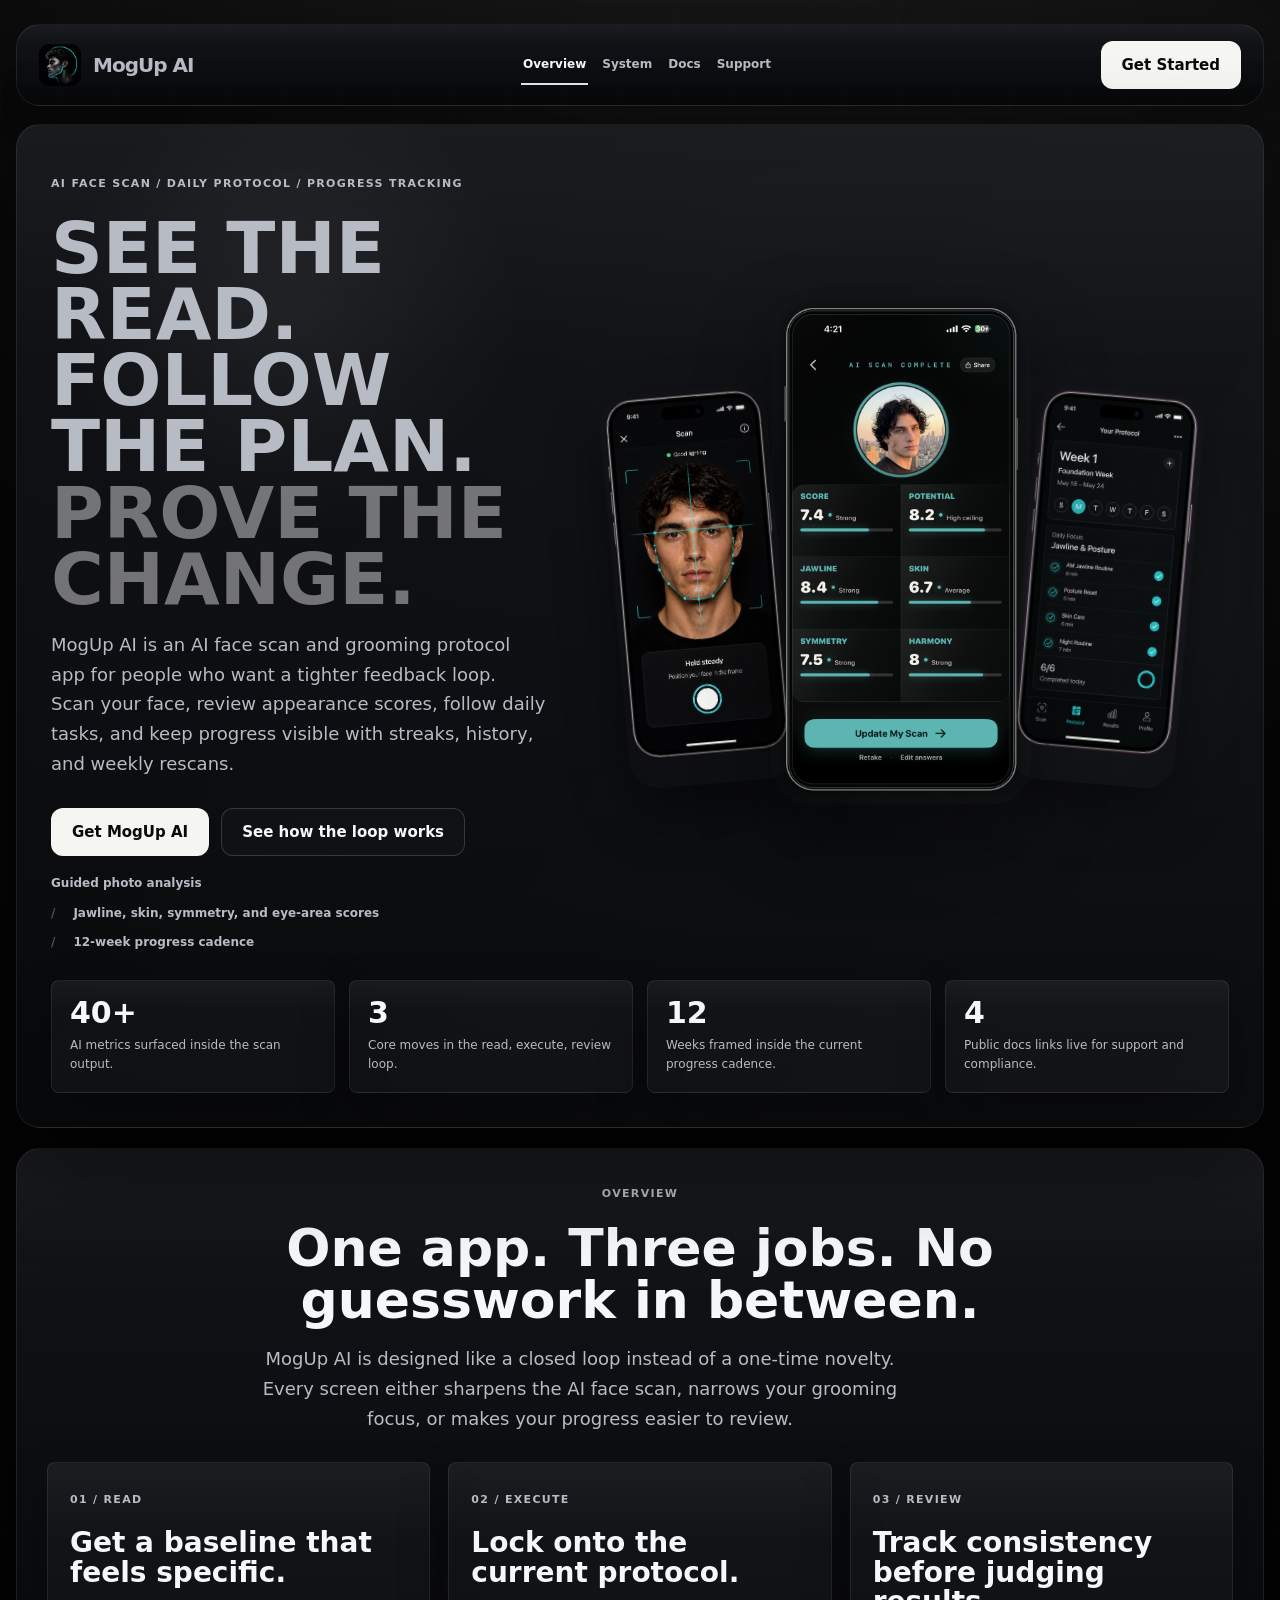
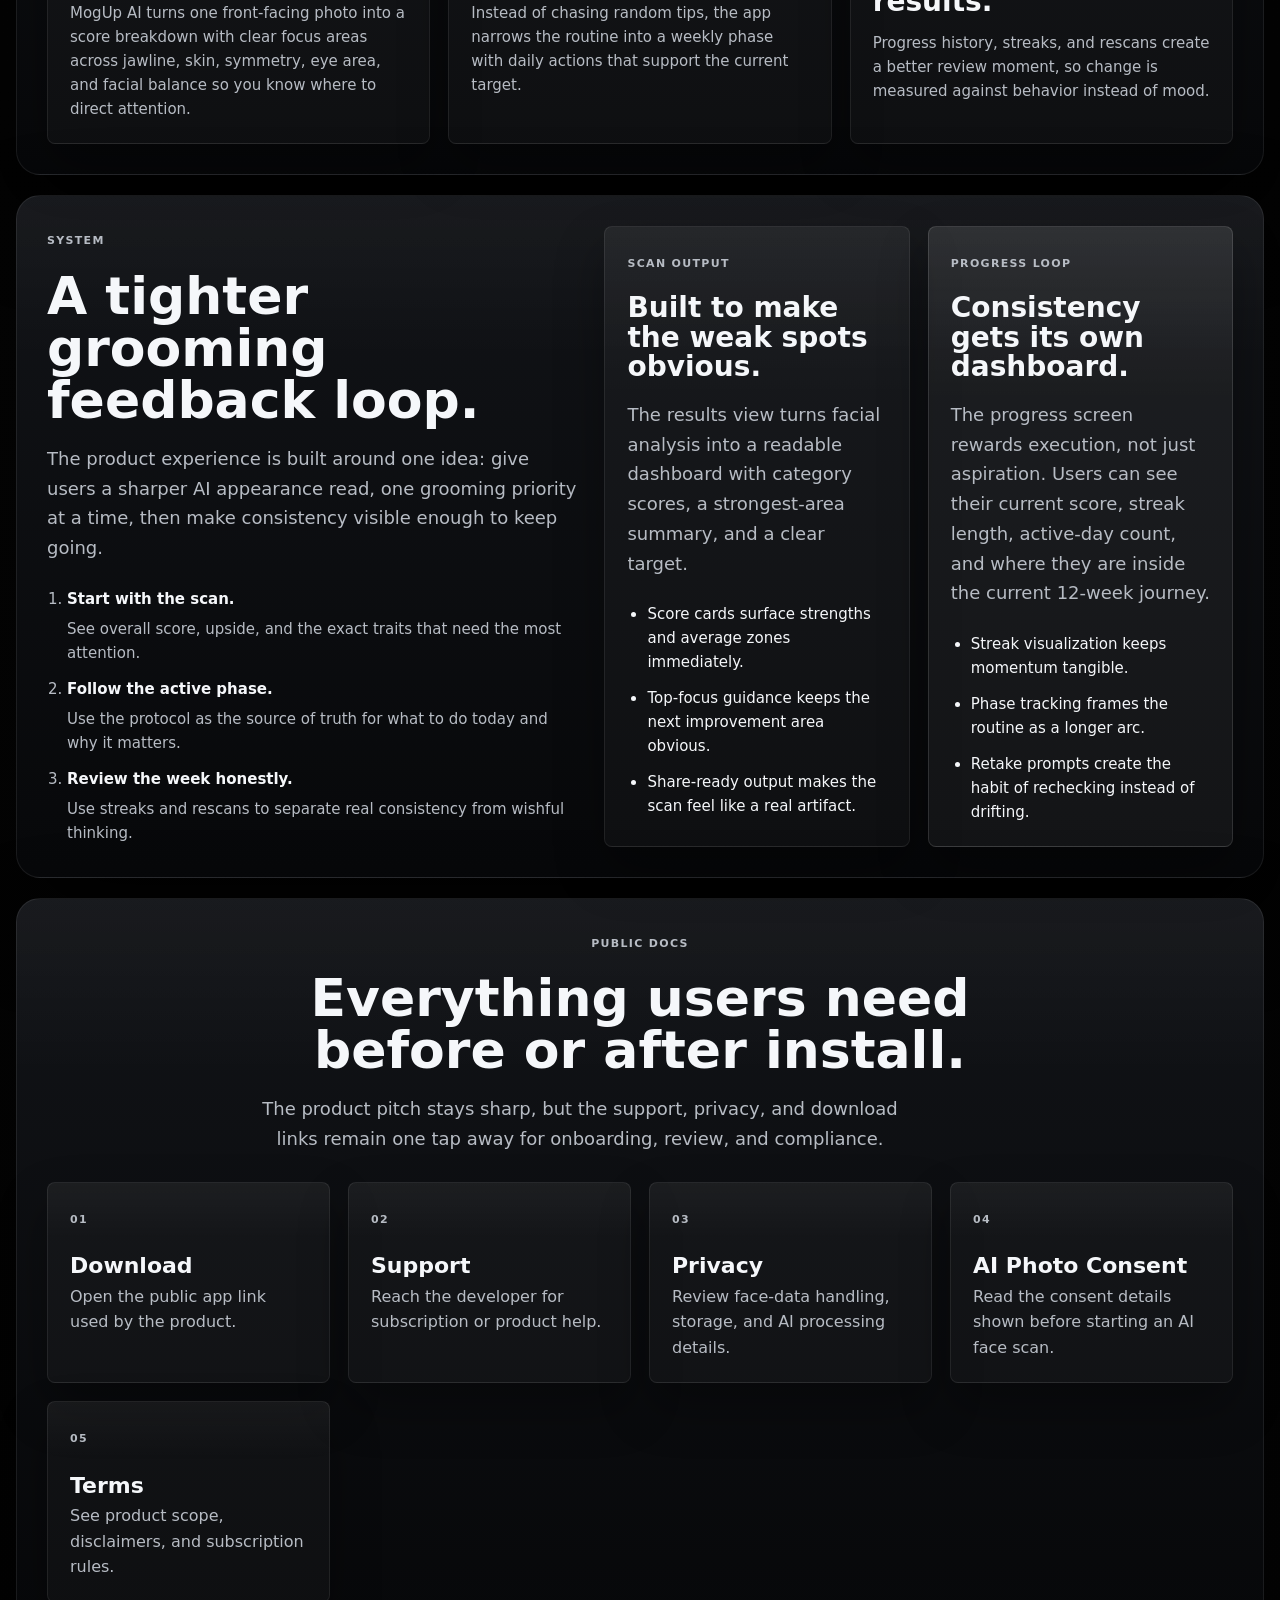
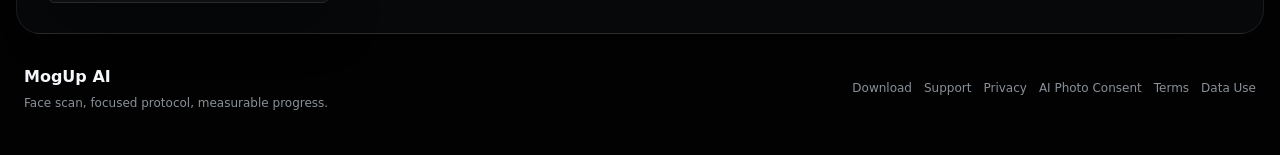
<file: index.html>
<!doctype html>
<html lang="en">
  <head>
    <meta charset="utf-8">
    <meta name="viewport" content="width=device-width, initial-scale=1">
    <title>MogUp AI | AI Face Scan & Grooming Protocol App</title>
    <meta
      name="description"
      content="Scan your face, review AI appearance scores, and follow a personalized grooming protocol with daily tasks, progress tracking, and weekly rescans."
    >
    <link rel="canonical" href="https://getmogup.com/">
    <meta property="og:title" content="MogUp AI | AI Face Scan & Grooming Protocol App">
    <meta property="og:description" content="Scan your face, review AI appearance scores, and follow a personalized grooming protocol with progress tracking and weekly rescans.">
    <meta property="og:url" content="https://getmogup.com/">
    <meta property="og:type" content="website">
    <meta property="og:image" content="https://getmogup.com/assets/brand-mark.png">
    <meta name="twitter:card" content="summary_large_image">
    <link rel="icon" type="image/png" href="assets/brand-mark.png?v=2">
    <link rel="stylesheet" href="styles.css">
    <script type="application/ld+json">
      {
        "@context": "https://schema.org",
        "@type": "SoftwareApplication",
        "name": "MogUp AI",
        "operatingSystem": "iOS",
        "applicationCategory": "HealthApplication",
        "description": "MogUp AI is an iOS app for AI-assisted face scans, appearance score breakdowns, personalized grooming protocols, daily tasks, progress tracking, and weekly rescans.",
        "url": "https://getmogup.com/",
        "downloadUrl": "https://apps.apple.com/app/mogup-ai/id6761661955",
        "image": "https://getmogup.com/assets/brand-mark.png",
        "offers": {
          "@type": "Offer",
          "category": "Mobile application"
        },
        "sameAs": [
          "https://apps.apple.com/app/mogup-ai/id6761661955"
        ]
      }
    </script>
  </head>
  <body>
    <main class="site-shell">
      <header class="site-header">
        <a class="brand-lockup" href="./" aria-label="MogUp AI home">
          <img src="assets/brand-mark.png" alt="" width="40" height="40">
          <span>MogUp AI</span>
        </a>

        <nav class="site-nav" aria-label="Primary">
          <a class="is-active" href="#overview">Overview</a>
          <a href="#system">System</a>
          <a href="#docs">Docs</a>
          <a href="support/">Support</a>
        </nav>

        <div class="header-actions">
          <a class="header-button" href="https://apps.apple.com/app/mogup-ai/id6761661955">Get Started</a>
        </div>
      </header>

      <section class="hero-section">
        <div class="hero-copy">
          <div class="eyebrow">AI face scan / daily protocol / progress tracking</div>

          <h1>
            <span>See the read.</span>
            <span>Follow the plan.</span>
            <span class="hero-emphasis">Prove the change.</span>
          </h1>

          <p class="hero-lede">
            MogUp AI is an AI face scan and grooming protocol app for people who want
            a tighter feedback loop. Scan your face, review appearance scores, follow
            daily tasks, and keep progress visible with streaks, history, and weekly
            rescans.
          </p>

          <div class="hero-actions">
            <a class="button-primary" href="https://apps.apple.com/app/mogup-ai/id6761661955">Get MogUp AI</a>
            <a class="button-secondary" href="#system">See how the loop works</a>
          </div>

          <div class="hero-points" aria-label="Core product signals">
            <span>Guided photo analysis</span>
            <span>Jawline, skin, symmetry, and eye-area scores</span>
            <span>12-week progress cadence</span>
          </div>
        </div>

        <div class="hero-visual" aria-label="MogUp AI app screens">
          <div class="mockup-stage">
            <figure class="hero-device hero-device-scan">
              <div class="device-shell">
                <img
                  src="assets/mockup-scan.png"
                  alt="MogUp AI face scan screen."
                  width="698"
                  height="1537"
                >
              </div>
            </figure>

            <figure class="hero-device hero-device-scores">
              <div class="device-shell">
                <img
                  src="assets/mockup-scores.png"
                  alt="MogUp AI score breakdown screen."
                  width="730"
                  height="1438"
                >
              </div>
            </figure>

            <figure class="hero-device hero-device-protocol">
              <div class="device-shell">
                <img
                  src="assets/mockup-protocol.png"
                  alt="MogUp AI weekly protocol screen."
                  width="680"
                  height="1485"
                >
              </div>
            </figure>
          </div>
        </div>

        <div class="hero-stats" aria-label="Product highlights">
          <article class="stat-card">
            <strong>40+</strong>
            <span>AI metrics surfaced inside the scan output.</span>
          </article>
          <article class="stat-card">
            <strong>3</strong>
            <span>Core moves in the read, execute, review loop.</span>
          </article>
          <article class="stat-card">
            <strong>12</strong>
            <span>Weeks framed inside the current progress cadence.</span>
          </article>
          <article class="stat-card">
            <strong>4</strong>
            <span>Public docs links live for support and compliance.</span>
          </article>
        </div>
      </section>

      <section class="section-block overview-section" id="overview">
        <div class="section-heading section-heading-centered">
          <div class="section-label">Overview</div>
          <h2>One app. Three jobs. No guesswork in between.</h2>
          <p>
            MogUp AI is designed like a closed loop instead of a one-time novelty.
            Every screen either sharpens the AI face scan, narrows your grooming
            focus, or makes your progress easier to review.
          </p>
        </div>

        <div class="feature-grid">
          <article class="feature-card">
            <div class="card-index">01 / Read</div>
            <h3>Get a baseline that feels specific.</h3>
            <p>
              MogUp AI turns one front-facing photo into a score breakdown with clear
              focus areas across jawline, skin, symmetry, eye area, and facial balance
              so you know where to direct attention.
            </p>
          </article>

          <article class="feature-card">
            <div class="card-index">02 / Execute</div>
            <h3>Lock onto the current protocol.</h3>
            <p>
              Instead of chasing random tips, the app narrows the routine into a
              weekly phase with daily actions that support the current target.
            </p>
          </article>

          <article class="feature-card">
            <div class="card-index">03 / Review</div>
            <h3>Track consistency before judging results.</h3>
            <p>
              Progress history, streaks, and rescans create a better review moment,
              so change is measured against behavior instead of mood.
            </p>
          </article>
        </div>
      </section>

      <section class="section-block system-section" id="system">
        <div class="system-copy">
          <div class="section-label">System</div>
          <h2>A tighter grooming feedback loop.</h2>
          <p>
            The product experience is built around one idea: give users a sharper
            AI appearance read, one grooming priority at a time, then make consistency
            visible enough to keep going.
          </p>

          <ol class="step-list">
            <li>
              <strong>Start with the scan.</strong>
              <span>See overall score, upside, and the exact traits that need the most attention.</span>
            </li>
            <li>
              <strong>Follow the active phase.</strong>
              <span>Use the protocol as the source of truth for what to do today and why it matters.</span>
            </li>
            <li>
              <strong>Review the week honestly.</strong>
              <span>Use streaks and rescans to separate real consistency from wishful thinking.</span>
            </li>
          </ol>
        </div>

        <div class="system-grid">
          <article class="system-card">
            <div class="card-index">Scan output</div>
            <h3>Built to make the weak spots obvious.</h3>
            <p>
              The results view turns facial analysis into a readable dashboard with
              category scores, a strongest-area summary, and a clear target.
            </p>
            <ul class="feature-list">
              <li>Score cards surface strengths and average zones immediately.</li>
              <li>Top-focus guidance keeps the next improvement area obvious.</li>
              <li>Share-ready output makes the scan feel like a real artifact.</li>
            </ul>
          </article>

          <article class="system-card system-card-highlight">
            <div class="card-index">Progress loop</div>
            <h3>Consistency gets its own dashboard.</h3>
            <p>
              The progress screen rewards execution, not just aspiration. Users can
              see their current score, streak length, active-day count, and where
              they are inside the current 12-week journey.
            </p>
            <ul class="feature-list">
              <li>Streak visualization keeps momentum tangible.</li>
              <li>Phase tracking frames the routine as a longer arc.</li>
              <li>Retake prompts create the habit of rechecking instead of drifting.</li>
            </ul>
          </article>
        </div>
      </section>

      <section class="section-block docs-section" id="docs">
        <div class="section-heading section-heading-centered">
          <div class="section-label">Public docs</div>
          <h2>Everything users need before or after install.</h2>
          <p>
            The product pitch stays sharp, but the support, privacy, and download
            links remain one tap away for onboarding, review, and compliance.
          </p>
        </div>

        <div class="docs-grid">
          <a class="docs-card" href="download/">
            <div class="card-index">01</div>
            <strong>Download</strong>
            <span>Open the public app link used by the product.</span>
          </a>
          <a class="docs-card" href="support/">
            <div class="card-index">02</div>
            <strong>Support</strong>
            <span>Reach the developer for subscription or product help.</span>
          </a>
          <a class="docs-card" href="privacy/">
            <div class="card-index">03</div>
            <strong>Privacy</strong>
            <span>Review face-data handling, storage, and AI processing details.</span>
          </a>
          <a class="docs-card" href="ai-photo-consent/">
            <div class="card-index">04</div>
            <strong>AI Photo Consent</strong>
            <span>Read the consent details shown before starting an AI face scan.</span>
          </a>
          <a class="docs-card" href="terms/">
            <div class="card-index">05</div>
            <strong>Terms</strong>
            <span>See product scope, disclaimers, and subscription rules.</span>
          </a>
        </div>
      </section>

      <footer class="site-footer">
        <div class="footer-copy">
          <strong>MogUp AI</strong>
          <span>Face scan, focused protocol, measurable progress.</span>
        </div>

        <div class="footer-links">
          <a href="download/">Download</a>
          <a href="support/">Support</a>
          <a href="privacy/">Privacy</a>
          <a href="ai-photo-consent/">AI Photo Consent</a>
          <a href="terms/">Terms</a>
          <a href="data-use/">Data Use</a>
        </div>
      </footer>
    </main>
  </body>
</html>
</file>
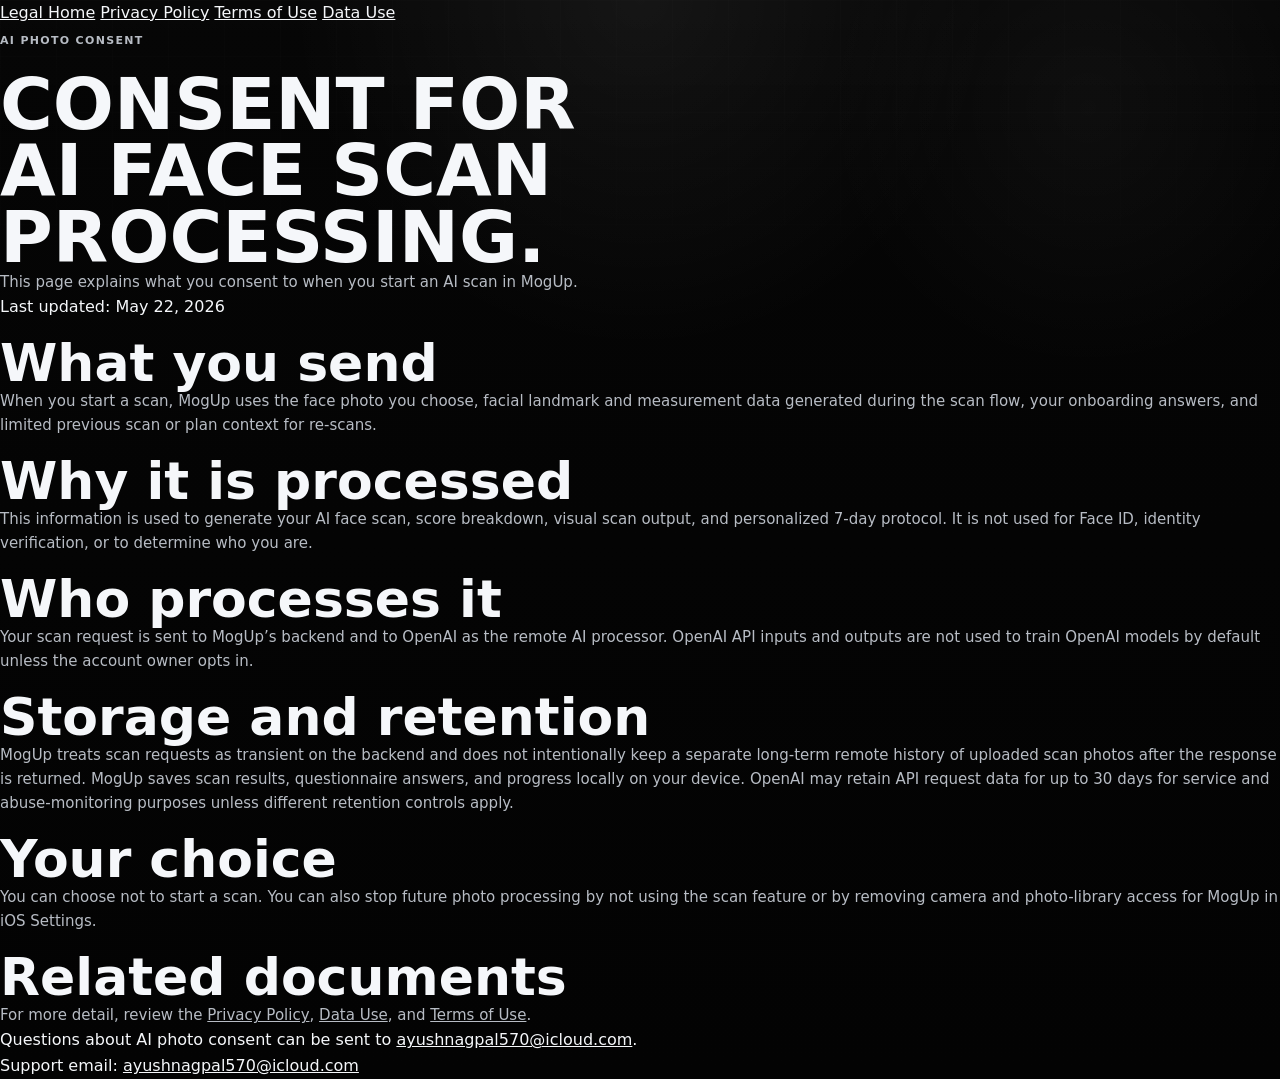
<file: ai-photo-consent/index.html>
<!doctype html>
<html lang="en">
  <head>
    <meta charset="utf-8">
    <meta name="viewport" content="width=device-width, initial-scale=1">
    <title>MogUp AI Photo Consent</title>
    <meta name="description" content="AI photo consent details for MogUp.">
    <link rel="canonical" href="https://getmogup.com/ai-photo-consent/">
    <link rel="stylesheet" href="../styles.css">
  </head>
  <body>
    <main class="shell">
      <article class="article">
        <nav class="top-nav">
          <a href="../">Legal Home</a>
          <a href="../privacy/">Privacy Policy</a>
          <a href="../terms/">Terms of Use</a>
          <a href="../data-use/">Data Use</a>
        </nav>

        <div class="eyebrow">AI Photo Consent</div>
        <h1>Consent for AI face scan processing.</h1>
        <p class="lede">This page explains what you consent to when you start an AI scan in MogUp.</p>
        <div class="meta">Last updated: May 22, 2026</div>

        <h2>What you send</h2>
        <p>When you start a scan, MogUp uses the face photo you choose, facial landmark and measurement data generated during the scan flow, your onboarding answers, and limited previous scan or plan context for re-scans.</p>

        <h2>Why it is processed</h2>
        <p>This information is used to generate your AI face scan, score breakdown, visual scan output, and personalized 7-day protocol. It is not used for Face ID, identity verification, or to determine who you are.</p>

        <h2>Who processes it</h2>
        <p>Your scan request is sent to MogUp’s backend and to OpenAI as the remote AI processor. OpenAI API inputs and outputs are not used to train OpenAI models by default unless the account owner opts in.</p>

        <h2>Storage and retention</h2>
        <p>MogUp treats scan requests as transient on the backend and does not intentionally keep a separate long-term remote history of uploaded scan photos after the response is returned. MogUp saves scan results, questionnaire answers, and progress locally on your device. OpenAI may retain API request data for up to 30 days for service and abuse-monitoring purposes unless different retention controls apply.</p>

        <h2>Your choice</h2>
        <p>You can choose not to start a scan. You can also stop future photo processing by not using the scan feature or by removing camera and photo-library access for MogUp in iOS Settings.</p>

        <h2>Related documents</h2>
        <p>For more detail, review the <a href="../privacy/">Privacy Policy</a>, <a href="../data-use/">Data Use</a>, and <a href="../terms/">Terms of Use</a>.</p>

        <div class="callout">
          Questions about AI photo consent can be sent to <a href="mailto:ayushnagpal570@icloud.com">ayushnagpal570@icloud.com</a>.
        </div>

        <div class="footer">Support email: <a href="mailto:ayushnagpal570@icloud.com">ayushnagpal570@icloud.com</a></div>
      </article>
    </main>
  </body>
</html>
</file>
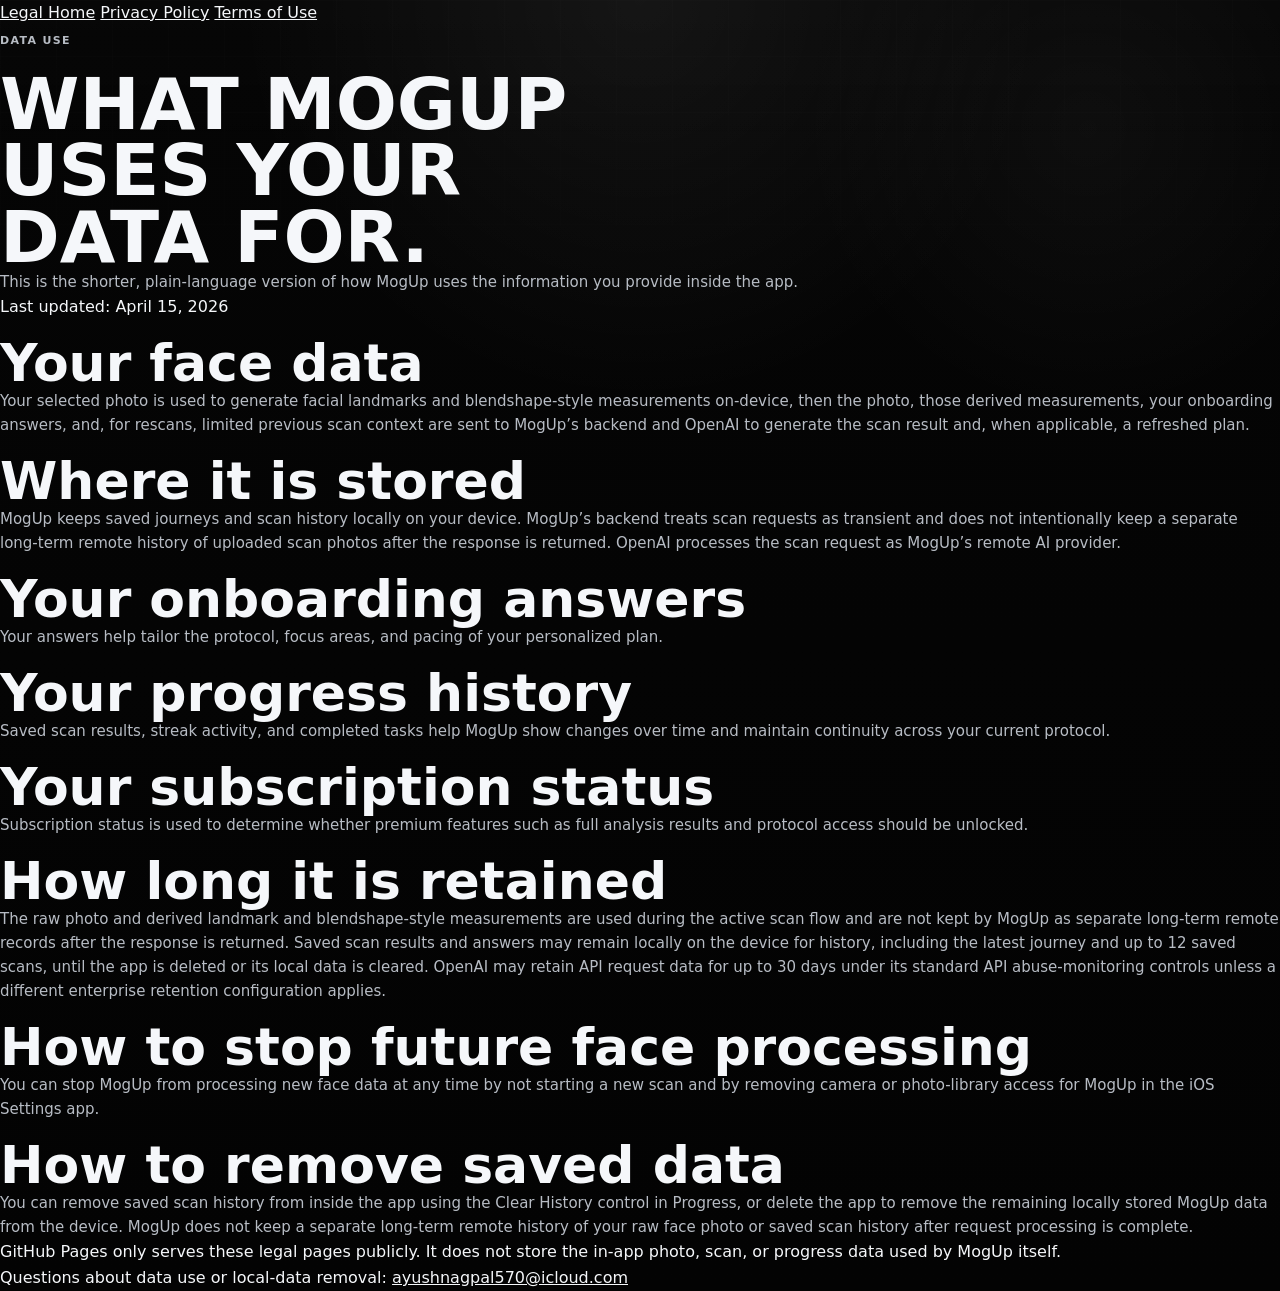
<file: data-use/index.html>
<!doctype html>
<html lang="en">
  <head>
    <meta charset="utf-8">
    <meta name="viewport" content="width=device-width, initial-scale=1">
    <title>MogUp Data Use</title>
    <meta name="description" content="Plain-language data use summary for MogUp.">
    <link rel="canonical" href="https://getmogup.com/data-use/">
    <link rel="stylesheet" href="../styles.css">
  </head>
  <body>
    <main class="shell">
      <article class="article">
        <nav class="top-nav">
          <a href="../">Legal Home</a>
          <a href="../privacy/">Privacy Policy</a>
          <a href="../terms/">Terms of Use</a>
        </nav>

        <div class="eyebrow">Data Use</div>
        <h1>What MogUp uses your data for.</h1>
        <p class="lede">This is the shorter, plain-language version of how MogUp uses the information you provide inside the app.</p>
        <div class="meta">Last updated: April 15, 2026</div>

        <h2>Your face data</h2>
        <p>Your selected photo is used to generate facial landmarks and blendshape-style measurements on-device, then the photo, those derived measurements, your onboarding answers, and, for rescans, limited previous scan context are sent to MogUp’s backend and OpenAI to generate the scan result and, when applicable, a refreshed plan.</p>

        <h2>Where it is stored</h2>
        <p>MogUp keeps saved journeys and scan history locally on your device. MogUp’s backend treats scan requests as transient and does not intentionally keep a separate long-term remote history of uploaded scan photos after the response is returned. OpenAI processes the scan request as MogUp’s remote AI provider.</p>

        <h2>Your onboarding answers</h2>
        <p>Your answers help tailor the protocol, focus areas, and pacing of your personalized plan.</p>

        <h2>Your progress history</h2>
        <p>Saved scan results, streak activity, and completed tasks help MogUp show changes over time and maintain continuity across your current protocol.</p>

        <h2>Your subscription status</h2>
        <p>Subscription status is used to determine whether premium features such as full analysis results and protocol access should be unlocked.</p>

        <h2>How long it is retained</h2>
        <p>The raw photo and derived landmark and blendshape-style measurements are used during the active scan flow and are not kept by MogUp as separate long-term remote records after the response is returned. Saved scan results and answers may remain locally on the device for history, including the latest journey and up to 12 saved scans, until the app is deleted or its local data is cleared. OpenAI may retain API request data for up to 30 days under its standard API abuse-monitoring controls unless a different enterprise retention configuration applies.</p>

        <h2>How to stop future face processing</h2>
        <p>You can stop MogUp from processing new face data at any time by not starting a new scan and by removing camera or photo-library access for MogUp in the iOS Settings app.</p>

        <h2>How to remove saved data</h2>
        <p>You can remove saved scan history from inside the app using the Clear History control in Progress, or delete the app to remove the remaining locally stored MogUp data from the device. MogUp does not keep a separate long-term remote history of your raw face photo or saved scan history after request processing is complete.</p>

        <div class="callout">
          GitHub Pages only serves these legal pages publicly. It does not store the in-app photo, scan, or progress data used by MogUp itself.
        </div>

        <div class="footer">Questions about data use or local-data removal: <a href="mailto:ayushnagpal570@icloud.com">ayushnagpal570@icloud.com</a></div>
      </article>
    </main>
  </body>
</html>
</file>
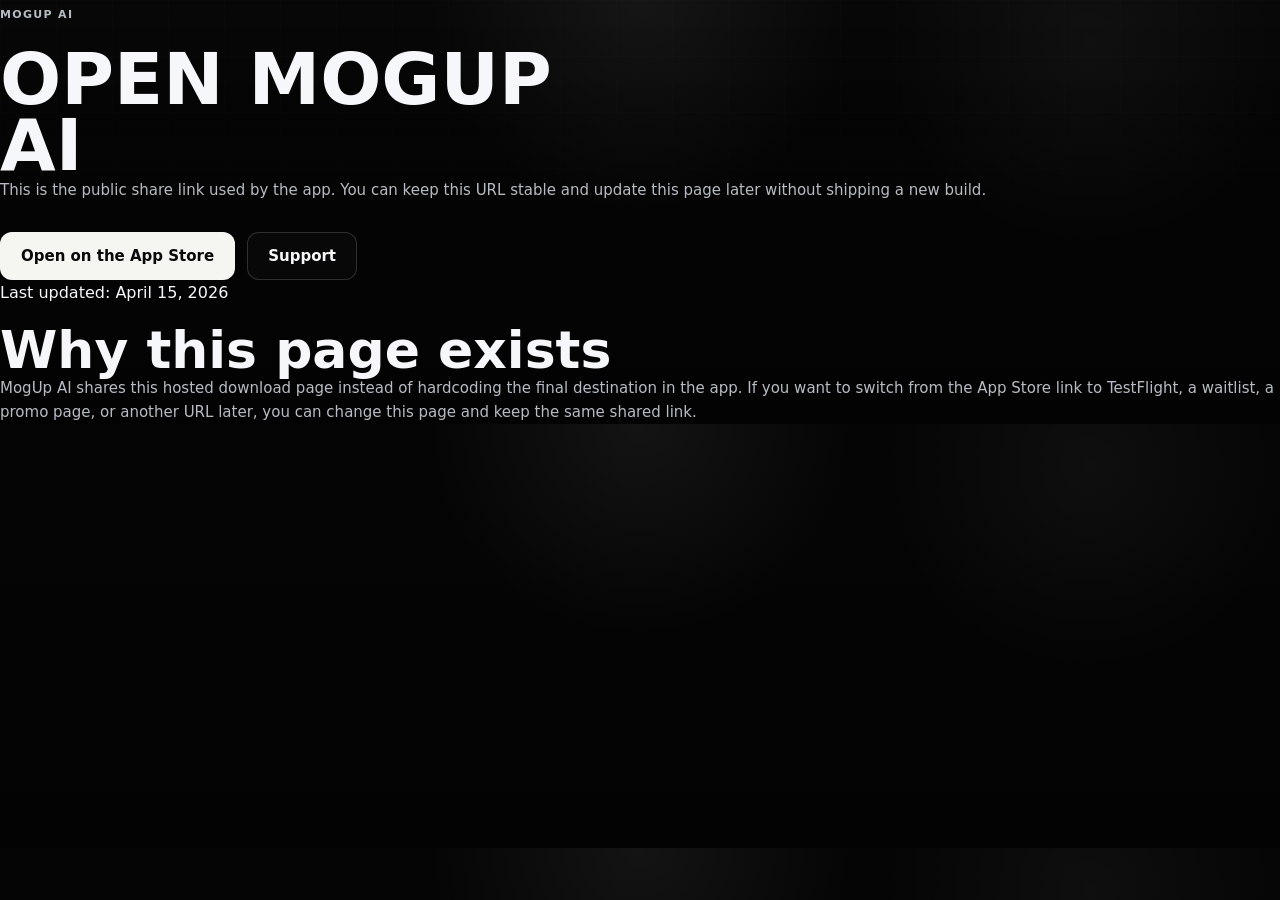
<file: download/index.html>
<!doctype html>
<html lang="en">
  <head>
    <meta charset="utf-8">
    <meta name="viewport" content="width=device-width, initial-scale=1">
    <title>Get MogUp AI</title>
    <meta name="description" content="Open MogUp AI, the AI-powered face scan and progress app.">
    <link rel="canonical" href="https://getmogup.com/download/">
    <link rel="stylesheet" href="../styles.css">
  </head>
  <body>
    <main class="shell">
      <section class="hero">
        <div class="eyebrow">MogUp AI</div>
        <h1>Open MogUp AI</h1>
        <p>This is the public share link used by the app. You can keep this URL stable and update this page later without shipping a new build.</p>
        <div class="hero-actions">
          <a class="button-primary" href="https://apps.apple.com/app/mogup-ai/id6761661955">Open on the App Store</a>
          <a class="button-secondary" href="../support/">Support</a>
        </div>
        <div class="meta">Last updated: April 15, 2026</div>
      </section>

      <section class="article">
        <h2>Why this page exists</h2>
        <p>MogUp AI shares this hosted download page instead of hardcoding the final destination in the app. If you want to switch from the App Store link to TestFlight, a waitlist, a promo page, or another URL later, you can change this page and keep the same shared link.</p>
      </section>
    </main>
  </body>
</html>
</file>
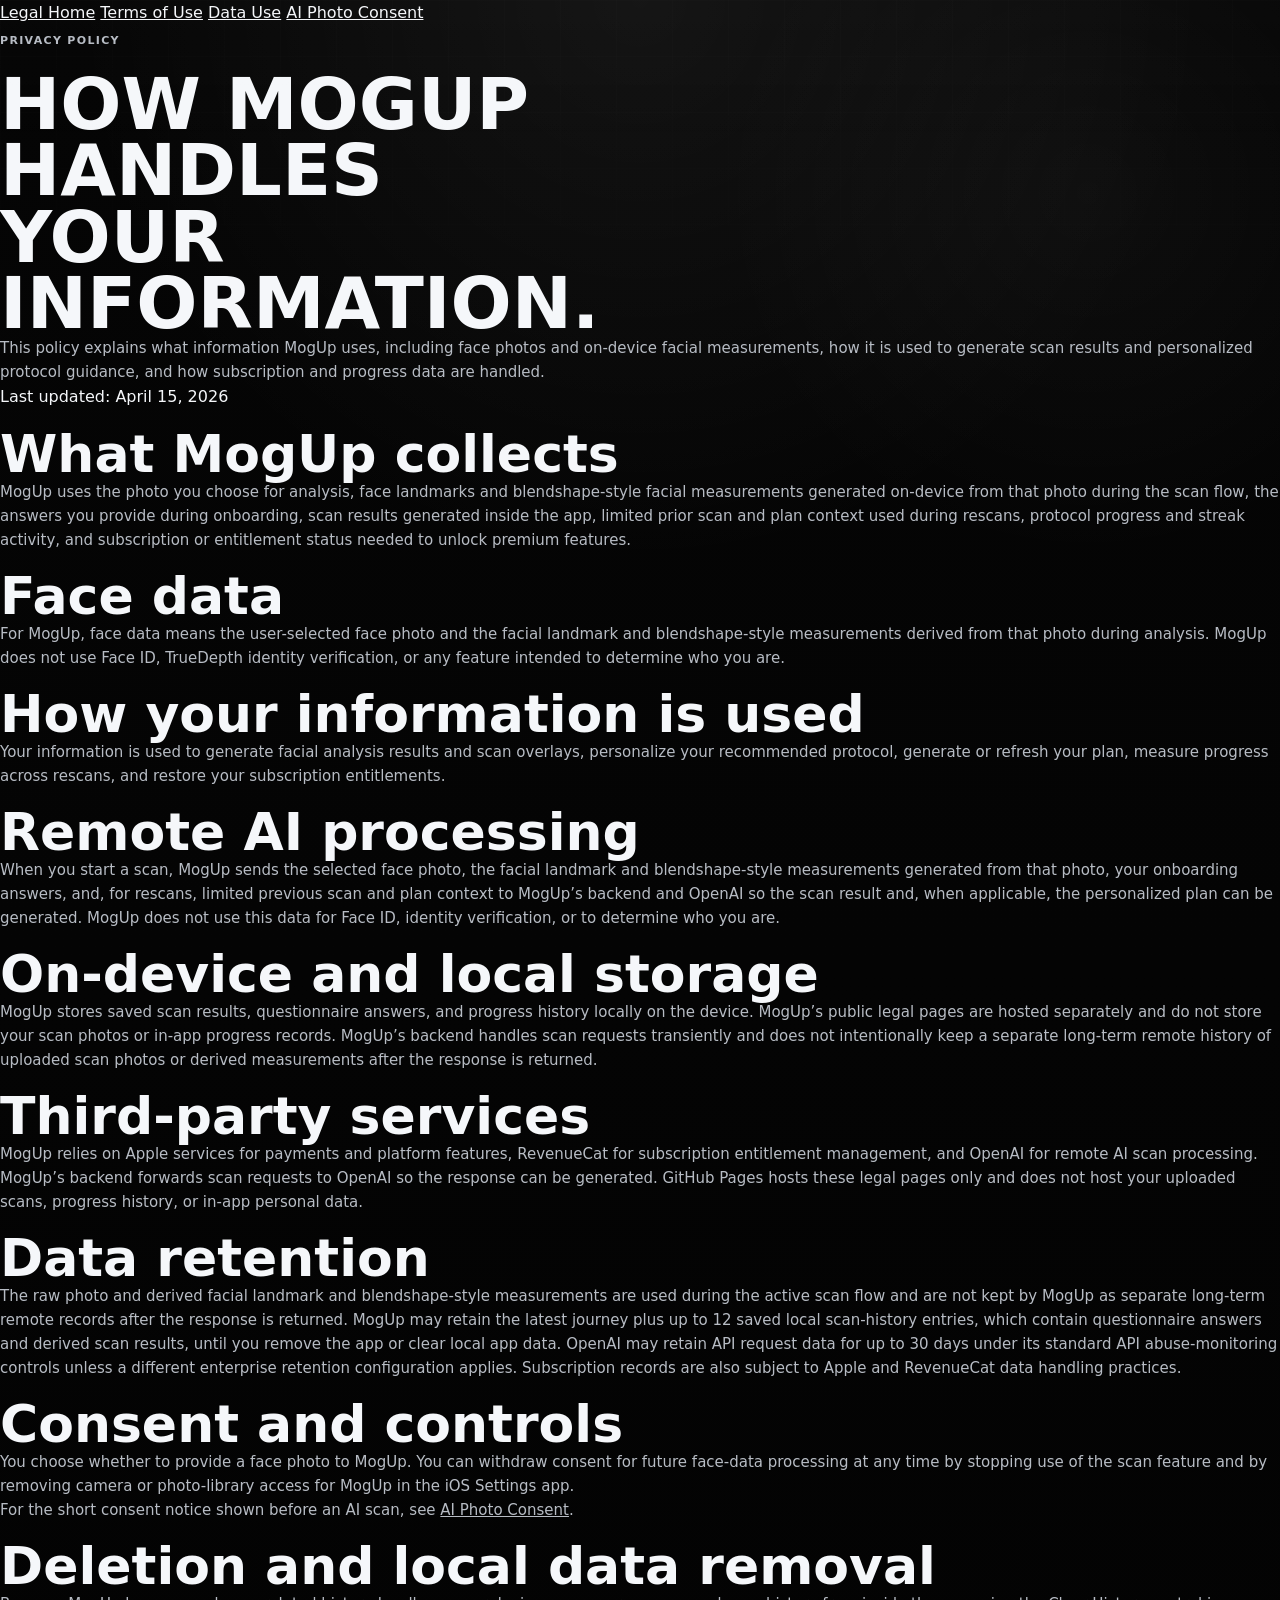
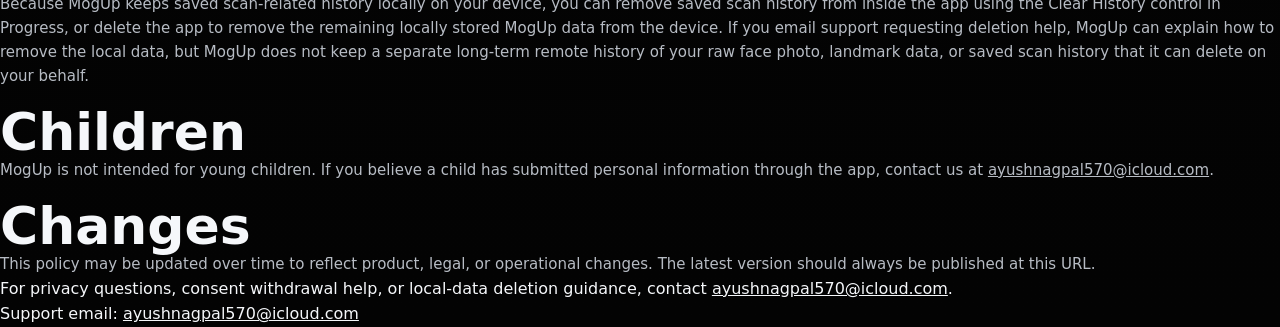
<file: privacy/index.html>
<!doctype html>
<html lang="en">
  <head>
    <meta charset="utf-8">
    <meta name="viewport" content="width=device-width, initial-scale=1">
    <title>MogUp Privacy Policy</title>
    <meta name="description" content="Privacy Policy for MogUp.">
    <link rel="canonical" href="https://getmogup.com/privacy/">
    <link rel="stylesheet" href="../styles.css">
  </head>
  <body>
    <main class="shell">
      <article class="article">
        <nav class="top-nav">
          <a href="../">Legal Home</a>
          <a href="../terms/">Terms of Use</a>
          <a href="../data-use/">Data Use</a>
          <a href="../ai-photo-consent/">AI Photo Consent</a>
        </nav>

        <div class="eyebrow">Privacy Policy</div>
        <h1>How MogUp handles your information.</h1>
        <p class="lede">This policy explains what information MogUp uses, including face photos and on-device facial measurements, how it is used to generate scan results and personalized protocol guidance, and how subscription and progress data are handled.</p>
        <div class="meta">Last updated: April 15, 2026</div>

        <h2>What MogUp collects</h2>
        <p>MogUp uses the photo you choose for analysis, face landmarks and blendshape-style facial measurements generated on-device from that photo during the scan flow, the answers you provide during onboarding, scan results generated inside the app, limited prior scan and plan context used during rescans, protocol progress and streak activity, and subscription or entitlement status needed to unlock premium features.</p>

        <h2>Face data</h2>
        <p>For MogUp, face data means the user-selected face photo and the facial landmark and blendshape-style measurements derived from that photo during analysis. MogUp does not use Face ID, TrueDepth identity verification, or any feature intended to determine who you are.</p>

        <h2>How your information is used</h2>
        <p>Your information is used to generate facial analysis results and scan overlays, personalize your recommended protocol, generate or refresh your plan, measure progress across rescans, and restore your subscription entitlements.</p>

        <h2>Remote AI processing</h2>
        <p>When you start a scan, MogUp sends the selected face photo, the facial landmark and blendshape-style measurements generated from that photo, your onboarding answers, and, for rescans, limited previous scan and plan context to MogUp’s backend and OpenAI so the scan result and, when applicable, the personalized plan can be generated. MogUp does not use this data for Face ID, identity verification, or to determine who you are.</p>

        <h2>On-device and local storage</h2>
        <p>MogUp stores saved scan results, questionnaire answers, and progress history locally on the device. MogUp’s public legal pages are hosted separately and do not store your scan photos or in-app progress records. MogUp’s backend handles scan requests transiently and does not intentionally keep a separate long-term remote history of uploaded scan photos or derived measurements after the response is returned.</p>

        <h2>Third-party services</h2>
        <p>MogUp relies on Apple services for payments and platform features, RevenueCat for subscription entitlement management, and OpenAI for remote AI scan processing. MogUp’s backend forwards scan requests to OpenAI so the response can be generated. GitHub Pages hosts these legal pages only and does not host your uploaded scans, progress history, or in-app personal data.</p>

        <h2>Data retention</h2>
        <p>The raw photo and derived facial landmark and blendshape-style measurements are used during the active scan flow and are not kept by MogUp as separate long-term remote records after the response is returned. MogUp may retain the latest journey plus up to 12 saved local scan-history entries, which contain questionnaire answers and derived scan results, until you remove the app or clear local app data. OpenAI may retain API request data for up to 30 days under its standard API abuse-monitoring controls unless a different enterprise retention configuration applies. Subscription records are also subject to Apple and RevenueCat data handling practices.</p>

        <h2>Consent and controls</h2>
        <p>You choose whether to provide a face photo to MogUp. You can withdraw consent for future face-data processing at any time by stopping use of the scan feature and by removing camera or photo-library access for MogUp in the iOS Settings app.</p>

        <p>For the short consent notice shown before an AI scan, see <a href="../ai-photo-consent/">AI Photo Consent</a>.</p>

        <h2>Deletion and local data removal</h2>
        <p>Because MogUp keeps saved scan-related history locally on your device, you can remove saved scan history from inside the app using the Clear History control in Progress, or delete the app to remove the remaining locally stored MogUp data from the device. If you email support requesting deletion help, MogUp can explain how to remove the local data, but MogUp does not keep a separate long-term remote history of your raw face photo, landmark data, or saved scan history that it can delete on your behalf.</p>

        <h2>Children</h2>
        <p>MogUp is not intended for young children. If you believe a child has submitted personal information through the app, contact us at <a href="mailto:ayushnagpal570@icloud.com">ayushnagpal570@icloud.com</a>.</p>

        <h2>Changes</h2>
        <p>This policy may be updated over time to reflect product, legal, or operational changes. The latest version should always be published at this URL.</p>

        <div class="callout">
          For privacy questions, consent withdrawal help, or local-data deletion guidance, contact <a href="mailto:ayushnagpal570@icloud.com">ayushnagpal570@icloud.com</a>.
        </div>

        <div class="footer">Support email: <a href="mailto:ayushnagpal570@icloud.com">ayushnagpal570@icloud.com</a></div>
      </article>
    </main>
  </body>
</html>
</file>
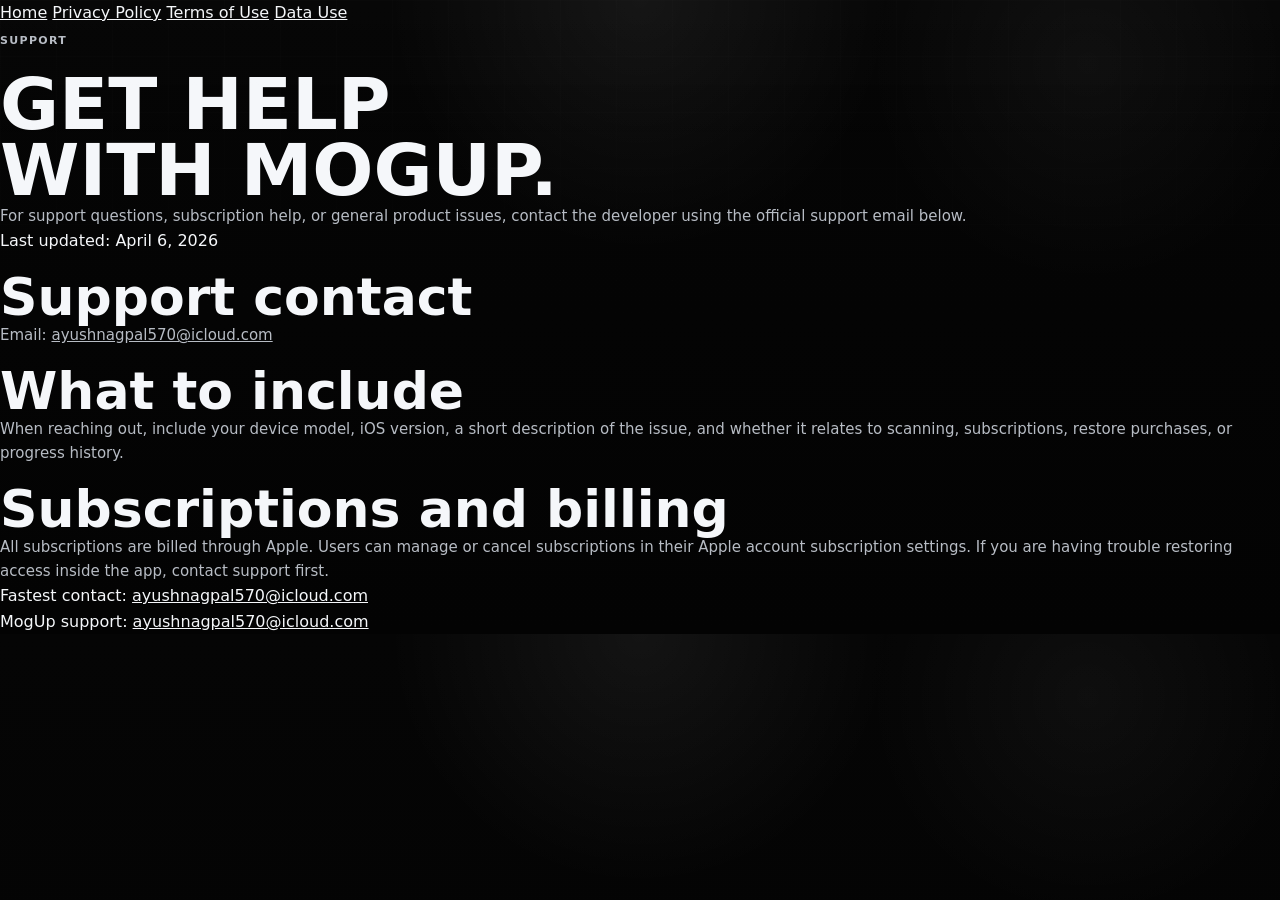
<file: support/index.html>
<!doctype html>
<html lang="en">
  <head>
    <meta charset="utf-8">
    <meta name="viewport" content="width=device-width, initial-scale=1">
    <title>MogUp Support</title>
    <meta name="description" content="Support page for MogUp.">
    <link rel="canonical" href="https://getmogup.com/support/">
    <link rel="stylesheet" href="../styles.css">
  </head>
  <body>
    <main class="shell">
      <article class="article">
        <nav class="top-nav">
          <a href="../">Home</a>
          <a href="../privacy/">Privacy Policy</a>
          <a href="../terms/">Terms of Use</a>
          <a href="../data-use/">Data Use</a>
        </nav>

        <div class="eyebrow">Support</div>
        <h1>Get help with MogUp.</h1>
        <p class="lede">For support questions, subscription help, or general product issues, contact the developer using the official support email below.</p>
        <div class="meta">Last updated: April 6, 2026</div>

        <h2>Support contact</h2>
        <p>Email: <a href="mailto:ayushnagpal570@icloud.com">ayushnagpal570@icloud.com</a></p>

        <h2>What to include</h2>
        <p>When reaching out, include your device model, iOS version, a short description of the issue, and whether it relates to scanning, subscriptions, restore purchases, or progress history.</p>

        <h2>Subscriptions and billing</h2>
        <p>All subscriptions are billed through Apple. Users can manage or cancel subscriptions in their Apple account subscription settings. If you are having trouble restoring access inside the app, contact support first.</p>

        <div class="callout">
          Fastest contact: <a href="mailto:ayushnagpal570@icloud.com">ayushnagpal570@icloud.com</a>
        </div>

        <div class="footer">MogUp support: <a href="mailto:ayushnagpal570@icloud.com">ayushnagpal570@icloud.com</a></div>
      </article>
    </main>
  </body>
</html>
</file>
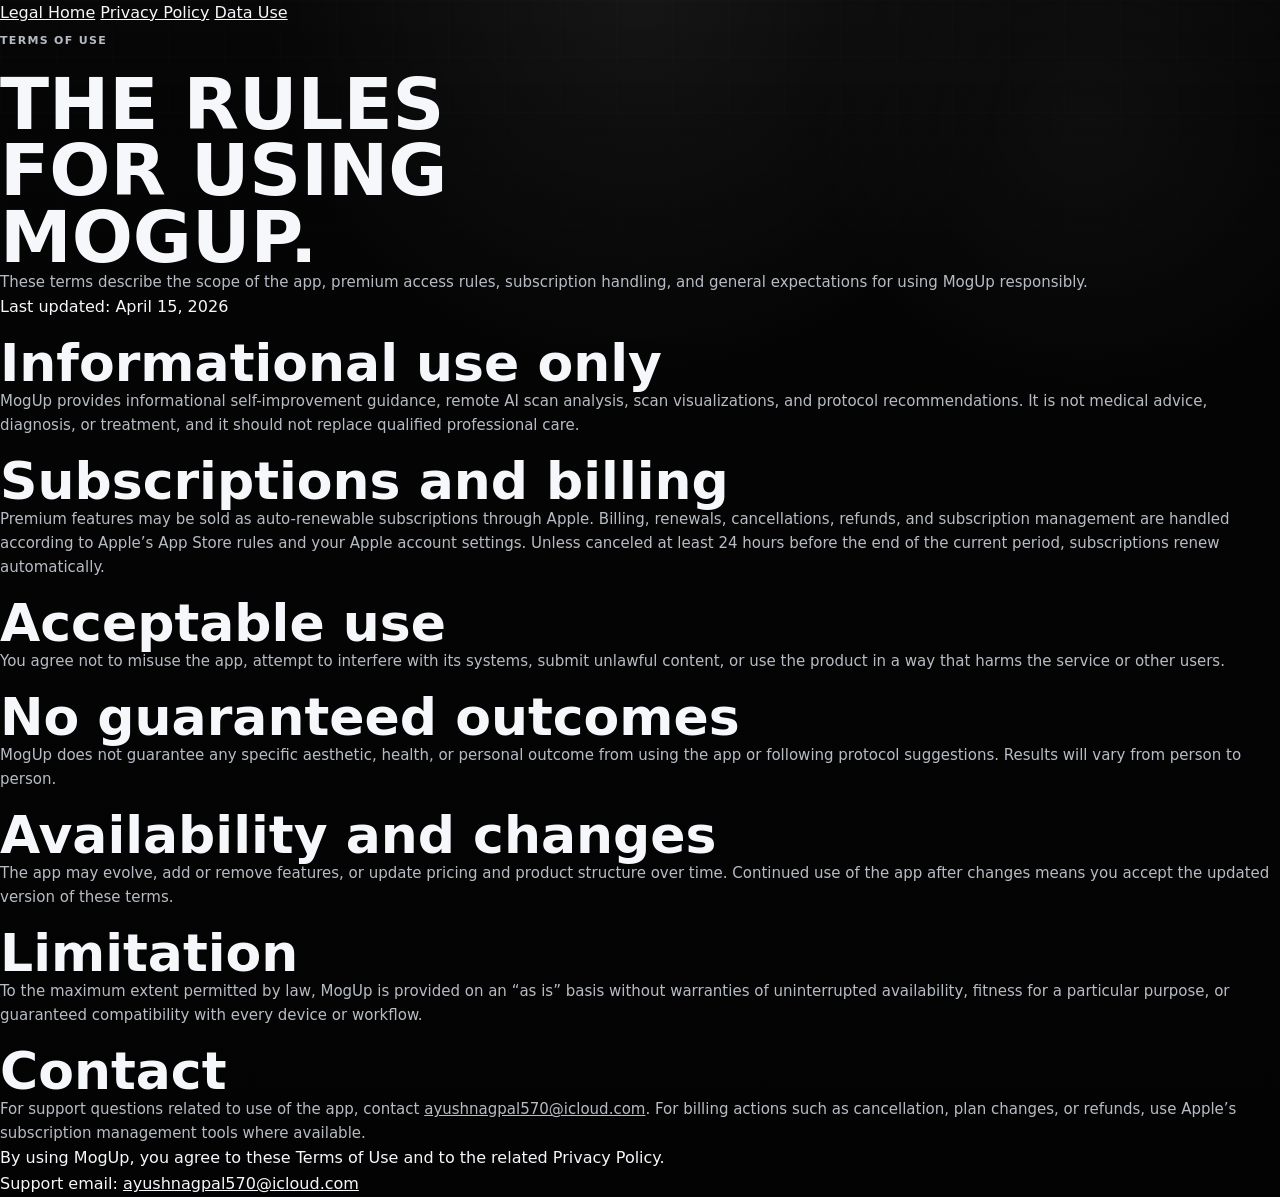
<file: terms/index.html>
<!doctype html>
<html lang="en">
  <head>
    <meta charset="utf-8">
    <meta name="viewport" content="width=device-width, initial-scale=1">
    <title>MogUp Terms of Use</title>
    <meta name="description" content="Terms of Use for MogUp.">
    <link rel="canonical" href="https://getmogup.com/terms/">
    <link rel="stylesheet" href="../styles.css">
  </head>
  <body>
    <main class="shell">
      <article class="article">
        <nav class="top-nav">
          <a href="../">Legal Home</a>
          <a href="../privacy/">Privacy Policy</a>
          <a href="../data-use/">Data Use</a>
        </nav>

        <div class="eyebrow">Terms of Use</div>
        <h1>The rules for using MogUp.</h1>
        <p class="lede">These terms describe the scope of the app, premium access rules, subscription handling, and general expectations for using MogUp responsibly.</p>
        <div class="meta">Last updated: April 15, 2026</div>

        <h2>Informational use only</h2>
        <p>MogUp provides informational self-improvement guidance, remote AI scan analysis, scan visualizations, and protocol recommendations. It is not medical advice, diagnosis, or treatment, and it should not replace qualified professional care.</p>

        <h2>Subscriptions and billing</h2>
        <p>Premium features may be sold as auto-renewable subscriptions through Apple. Billing, renewals, cancellations, refunds, and subscription management are handled according to Apple’s App Store rules and your Apple account settings. Unless canceled at least 24 hours before the end of the current period, subscriptions renew automatically.</p>

        <h2>Acceptable use</h2>
        <p>You agree not to misuse the app, attempt to interfere with its systems, submit unlawful content, or use the product in a way that harms the service or other users.</p>

        <h2>No guaranteed outcomes</h2>
        <p>MogUp does not guarantee any specific aesthetic, health, or personal outcome from using the app or following protocol suggestions. Results will vary from person to person.</p>

        <h2>Availability and changes</h2>
        <p>The app may evolve, add or remove features, or update pricing and product structure over time. Continued use of the app after changes means you accept the updated version of these terms.</p>

        <h2>Limitation</h2>
        <p>To the maximum extent permitted by law, MogUp is provided on an “as is” basis without warranties of uninterrupted availability, fitness for a particular purpose, or guaranteed compatibility with every device or workflow.</p>

        <h2>Contact</h2>
        <p>For support questions related to use of the app, contact <a href="mailto:ayushnagpal570@icloud.com">ayushnagpal570@icloud.com</a>. For billing actions such as cancellation, plan changes, or refunds, use Apple’s subscription management tools where available.</p>

        <div class="callout">
          By using MogUp, you agree to these Terms of Use and to the related Privacy Policy.
        </div>

        <div class="footer">Support email: <a href="mailto:ayushnagpal570@icloud.com">ayushnagpal570@icloud.com</a></div>
      </article>
    </main>
  </body>
</html>
</file>
<file: styles.css>
:root {
  color-scheme: dark;
  --font-family-primary: Inter, "Inter Variable", "Helvetica Neue", ui-sans-serif, system-ui, sans-serif;
  --font-size-base: 16px;
  --font-size-xs: 12px;
  --font-size-sm: 15px;
  --font-size-md: 18px;
  --font-size-lg: 22px;
  --font-size-xl: 42px;
  --font-size-2xl: 72px;
  --font-weight-base: 400;
  --font-weight-strong: 600;
  --font-weight-heavy: 800;
  --line-height-base: 1.6;
  --content-width: 1280px;
  --space-1: 4px;
  --space-2: 8px;
  --space-3: 16px;
  --space-4: 24px;
  --space-5: 32px;
  --space-6: 48px;
  --space-7: 72px;
  --radius-pill: 999px;
  --radius-lg: 8px;
  --radius-xl: 24px;
  --color-bg: #040404;
  --color-bg-soft: #08090b;
  --color-surface: #101114;
  --color-surface-strong: #15171b;
  --color-surface-soft: rgba(255, 255, 255, 0.03);
  --color-border: rgba(255, 255, 255, 0.08);
  --color-border-strong: rgba(255, 255, 255, 0.16);
  --color-text-primary: #f5f7fa;
  --color-text-secondary: #b7bcc4;
  --color-text-muted: #8a9098;
  --color-text-inverse: #080909;
  --color-accent: #f5f5f2;
  --shadow-shell: 0 38px 96px rgba(0, 0, 0, 0.45);
  --shadow-card: 0 24px 50px rgba(0, 0, 0, 0.32);
  --focus-ring: 0 0 0 3px rgba(255, 255, 255, 0.2);
}

* {
  box-sizing: border-box;
}

html {
  scroll-behavior: smooth;
  overflow-x: hidden;
}

body {
  margin: 0;
  min-height: 100%;
  overflow-x: hidden;
  background:
    radial-gradient(circle at top center, rgba(255, 255, 255, 0.06), transparent 28%),
    radial-gradient(circle at 85% 10%, rgba(255, 255, 255, 0.04), transparent 18%),
    linear-gradient(180deg, #050505 0%, #030303 100%);
  color: var(--color-text-primary);
  font-family: var(--font-family-primary);
  font-size: var(--font-size-base);
  font-weight: var(--font-weight-base);
  line-height: var(--line-height-base);
}

body::before {
  content: "";
  position: fixed;
  inset: 0;
  pointer-events: none;
  background:
    linear-gradient(180deg, rgba(255, 255, 255, 0.03), transparent 18%),
    linear-gradient(90deg, rgba(255, 255, 255, 0.018) 1px, transparent 1px),
    linear-gradient(rgba(255, 255, 255, 0.018) 1px, transparent 1px);
  background-size: auto, 56px 56px, 56px 56px;
  mask-image: linear-gradient(180deg, rgba(0, 0, 0, 0.42), transparent 88%);
}

img {
  display: block;
  max-width: 100%;
}

a {
  color: inherit;
}

.site-shell {
  width: min(calc(100% - 32px), var(--content-width));
  margin: 0 auto;
  padding: 24px 0 42px;
}

.site-header,
.section-block,
.hero-section {
  border: 1px solid var(--color-border);
  background:
    linear-gradient(180deg, rgba(255, 255, 255, 0.03), transparent 24%),
    linear-gradient(180deg, rgba(18, 20, 24, 0.98), rgba(7, 8, 10, 0.98));
  box-shadow: var(--shadow-shell);
}

.site-header,
.hero-section,
.section-block {
  border-radius: var(--radius-xl);
}

.site-header {
  display: flex;
  align-items: center;
  justify-content: space-between;
  gap: var(--space-4);
  padding: 16px 22px;
}

.brand-lockup {
  display: inline-flex;
  align-items: center;
  gap: 12px;
  text-decoration: none;
}

.brand-lockup img {
  width: 42px;
  height: 42px;
  border-radius: 10px;
}

.brand-lockup span {
  font-size: 20px;
  font-weight: var(--font-weight-heavy);
  letter-spacing: -0.05em;
}

.site-nav,
.header-actions,
.hero-actions,
.hero-points,
.footer-links {
  display: flex;
  flex-wrap: wrap;
  gap: 12px;
}

.site-nav a,
.header-link,
.header-button,
.button-primary,
.button-secondary,
.docs-card {
  transition:
    transform 180ms ease,
    border-color 180ms ease,
    background-color 180ms ease,
    color 180ms ease,
    box-shadow 180ms ease;
}

.site-nav a,
.header-link {
  color: var(--color-text-secondary);
  font-size: var(--font-size-xs);
  font-weight: var(--font-weight-strong);
  text-decoration: none;
}

.site-nav a {
  position: relative;
  padding: 10px 2px;
}

.site-nav a::after {
  content: "";
  position: absolute;
  right: 0;
  bottom: 0;
  left: 0;
  height: 2px;
  background: rgba(255, 255, 255, 0.9);
  transform: scaleX(0);
  transform-origin: center;
}

.site-nav a.is-active,
.site-nav a:hover {
  color: var(--color-text-primary);
}

.site-nav a.is-active::after,
.site-nav a:hover::after {
  transform: scaleX(1);
}

.header-actions {
  align-items: center;
}

.header-link {
  min-height: 42px;
  display: inline-flex;
  align-items: center;
}

.header-button,
.button-primary,
.button-secondary {
  display: inline-flex;
  align-items: center;
  justify-content: center;
  min-height: 48px;
  padding: 0 20px;
  border-radius: 12px;
  border: 1px solid transparent;
  font-size: var(--font-size-sm);
  font-weight: var(--font-weight-strong);
  text-decoration: none;
}

.header-button,
.button-primary {
  background: var(--color-accent);
  color: var(--color-text-inverse);
}

.button-secondary {
  border-color: var(--color-border-strong);
  background: rgba(255, 255, 255, 0.02);
  color: var(--color-text-primary);
}

.hero-section {
  position: relative;
  display: grid;
  grid-template-columns: minmax(0, 0.86fr) minmax(520px, 1.14fr);
  gap: 28px;
  margin-top: 18px;
  padding: 34px;
  overflow: hidden;
}

.hero-section::before {
  content: "";
  position: absolute;
  inset: 0;
  background:
    radial-gradient(circle at 22% 18%, rgba(255, 255, 255, 0.06), transparent 18%),
    radial-gradient(circle at 80% 48%, rgba(255, 255, 255, 0.045), transparent 24%),
    linear-gradient(120deg, transparent 0%, rgba(255, 255, 255, 0.02) 100%);
  pointer-events: none;
}

.hero-copy,
.hero-visual,
.hero-stats {
  position: relative;
  z-index: 1;
}

.hero-copy {
  max-width: 620px;
  padding-top: 10px;
}

.eyebrow,
.section-label,
.card-index {
  display: inline-flex;
  align-items: center;
  min-height: auto;
  padding: 0;
  border: 0;
  border-radius: 0;
  background: transparent;
  color: var(--color-text-secondary);
  font-size: 11px;
  font-weight: var(--font-weight-strong);
  letter-spacing: 0.12em;
  text-transform: uppercase;
}

h1,
h2,
h3 {
  margin: 0;
  letter-spacing: 0;
}

h1 {
  margin-top: 20px;
  max-width: 12.5ch;
  font-size: 72px;
  font-weight: var(--font-weight-heavy);
  line-height: 0.92;
  text-transform: uppercase;
}

h1 span {
  display: block;
}

.hero-emphasis {
  color: rgba(255, 255, 255, 0.42);
}

h2 {
  margin-top: 18px;
  font-size: 52px;
  line-height: 1;
}

h3 {
  margin-top: 18px;
  font-size: 28px;
  line-height: 1.06;
}

p,
li,
span {
  color: var(--color-text-secondary);
}

p,
li {
  margin: 0;
  font-size: var(--font-size-sm);
}

.hero-lede,
.section-heading p,
.system-copy p,
.system-card p {
  margin-top: 18px;
  max-width: 640px;
  font-size: var(--font-size-md);
  line-height: 1.65;
}

.hero-actions {
  margin-top: 30px;
}

.button-primary:hover,
.header-button:hover,
.button-secondary:hover,
.docs-card:hover {
  transform: translateY(-2px);
}

.hero-points {
  margin-top: 18px;
  gap: 10px 18px;
}

.hero-points span {
  position: relative;
  padding-left: 0;
  font-size: var(--font-size-xs);
  font-weight: var(--font-weight-strong);
}

.hero-points span + span::before {
  content: "/";
  margin-right: 18px;
  color: rgba(255, 255, 255, 0.28);
}

.hero-visual {
  position: relative;
  min-height: 548px;
  overflow: visible;
}

.mockup-stage {
  position: absolute;
  inset: 14px 0 0;
  display: flex;
  align-items: center;
  justify-content: center;
  gap: clamp(10px, 1.4vw, 18px);
}

.hero-device {
  position: relative;
  display: flex;
  justify-content: center;
  flex: 0 1 29%;
  margin: 0;
  min-width: 0;
}

.hero-device-scan {
  transform: translateX(28px) translateY(24px) rotate(-5deg) scale(0.88);
  z-index: 2;
}

.hero-device-scores {
  flex-basis: 36%;
  transform: translateY(-14px) scale(1.14);
  z-index: 3;
}

.hero-device-protocol {
  transform: translateX(-26px) translateY(24px) rotate(5deg) scale(0.88);
  z-index: 1;
}

.device-shell {
  overflow: hidden;
  border-radius: 34px;
  border: 0;
  background: transparent;
  box-shadow: 0 30px 64px rgba(0, 0, 0, 0.46);
  padding: 0;
}

.device-shell img {
  width: auto;
  max-height: 448px;
  border-radius: 34px;
  aspect-ratio: auto;
  object-fit: contain;
  object-position: center top;
  background: transparent;
}

.hero-stats {
  grid-column: 1 / -1;
  display: grid;
  grid-template-columns: repeat(4, minmax(0, 1fr));
  gap: 14px;
}

.stat-card,
.feature-card,
.system-card,
.docs-card {
  border-radius: var(--radius-lg);
  border: 1px solid var(--color-border);
  background:
    linear-gradient(180deg, rgba(255, 255, 255, 0.03), transparent 28%),
    var(--color-surface-soft);
  box-shadow: var(--shadow-card);
}

.stat-card {
  padding: 18px 18px;
}

.stat-card strong {
  display: block;
  color: var(--color-text-primary);
  font-size: 30px;
  font-weight: var(--font-weight-heavy);
  line-height: 0.95;
}

.stat-card span {
  display: block;
  margin-top: 8px;
  font-size: var(--font-size-xs);
}

.section-block {
  margin-top: 20px;
  padding: 30px;
}

.section-heading {
  max-width: 760px;
}

.section-heading-centered {
  margin: 0 auto;
  text-align: center;
}

.feature-grid,
.docs-grid,
.system-grid {
  display: grid;
  gap: 18px;
}

.feature-grid {
  grid-template-columns: repeat(3, minmax(0, 1fr));
  margin-top: 28px;
}

.feature-card,
.system-card,
.docs-card {
  padding: 22px;
}

.feature-card p,
.docs-card span {
  margin-top: 14px;
}

.system-section {
  display: grid;
  grid-template-columns: minmax(0, 0.92fr) minmax(0, 1.08fr);
  gap: 22px;
  align-items: start;
}

.step-list,
.feature-list {
  margin: 24px 0 0;
  padding-left: 20px;
}

.step-list li + li,
.feature-list li + li {
  margin-top: 12px;
}

.step-list strong,
.feature-list li {
  color: var(--color-text-primary);
}

.step-list span {
  display: block;
  margin-top: 6px;
}

.system-grid {
  grid-template-columns: repeat(2, minmax(0, 1fr));
}

.system-card-highlight {
  background:
    linear-gradient(180deg, rgba(255, 255, 255, 0.06), transparent 28%),
    rgba(255, 255, 255, 0.05);
  border-color: rgba(255, 255, 255, 0.12);
}

.docs-grid {
  grid-template-columns: repeat(4, minmax(0, 1fr));
  margin-top: 28px;
}

.docs-card {
  display: block;
  min-height: 180px;
  text-decoration: none;
}

.docs-card strong {
  display: block;
  margin-top: 18px;
  color: var(--color-text-primary);
  font-size: var(--font-size-lg);
}

.site-footer {
  display: flex;
  align-items: center;
  justify-content: space-between;
  gap: var(--space-4);
  margin-top: 20px;
  padding: 10px 8px 0;
}

.footer-copy {
  display: grid;
  gap: 4px;
}

.footer-copy strong {
  color: var(--color-text-primary);
}

.footer-copy span,
.footer-links a {
  color: var(--color-text-muted);
  font-size: var(--font-size-xs);
  text-decoration: none;
}

a:focus-visible,
button:focus-visible {
  outline: none;
  box-shadow: var(--focus-ring);
}

@media (max-width: 1180px) {
  .site-header {
    flex-wrap: wrap;
    justify-content: center;
  }

  .hero-section,
  .system-section {
    grid-template-columns: 1fr;
  }

  .hero-copy {
    max-width: none;
  }

  .hero-visual {
    min-height: 540px;
  }

  .mockup-stage {
    inset: 14px 12px 0;
    max-width: 760px;
    margin: 0 auto;
  }

  .device-shell img {
    max-height: 432px;
  }

  .docs-grid {
    grid-template-columns: repeat(2, minmax(0, 1fr));
  }
}

@media (max-width: 900px) {
  .site-shell {
    width: min(calc(100% - 20px), var(--content-width));
    padding-top: 12px;
  }

  .site-header,
  .hero-section,
  .section-block {
    padding: 22px;
  }

  .site-header {
    justify-content: flex-start;
  }

  .site-nav,
  .header-actions {
    width: 100%;
    justify-content: flex-start;
  }

  .feature-grid,
  .hero-stats,
  .system-grid,
  .docs-grid {
    grid-template-columns: 1fr;
  }

  .hero-visual {
    min-height: auto;
    overflow-x: auto;
    padding: 14px 0 20px;
  }

  .mockup-stage {
    position: relative;
    inset: auto;
    width: max-content;
    max-width: none;
    display: flex;
    gap: 12px;
    margin: 0;
  }

  .hero-device-scan,
  .hero-device-scores,
  .hero-device-protocol {
    transform: none;
  }

  .hero-device {
    flex: 0 0 168px;
  }

  .hero-device-scores {
    flex-basis: 186px;
  }

  .device-shell img {
    max-height: 360px;
  }

  .site-footer {
    flex-direction: column;
    align-items: flex-start;
  }
}

@media (max-width: 640px) {
  :root {
    --font-size-md: 16px;
    --font-size-lg: 20px;
  }

  .site-shell {
    width: min(calc(100% - 12px), var(--content-width));
    padding-bottom: 28px;
  }

  .site-header,
  .hero-section,
  .section-block {
    border-radius: 18px;
    padding: 18px;
  }

  .site-header {
    gap: 14px;
    overflow: hidden;
  }

  .brand-lockup span {
    font-size: 18px;
  }

  .brand-lockup img {
    width: 36px;
    height: 36px;
    border-radius: 9px;
  }

  .site-nav {
    gap: 14px;
    flex-wrap: nowrap;
    max-width: 100%;
    overflow-x: auto;
    scrollbar-width: none;
  }

  .site-nav::-webkit-scrollbar {
    display: none;
  }

  .site-nav a {
    padding: 4px 0;
  }

  .header-actions {
    display: grid;
    grid-template-columns: 1fr;
    gap: 10px;
  }

  h1 {
    max-width: 9.5ch;
    font-size: 38px;
    line-height: 0.98;
  }

  h2 {
    font-size: 34px;
    line-height: 1.04;
  }

  h3 {
    font-size: 24px;
  }

  .hero-lede,
  .section-heading p,
  .system-copy p,
  .system-card p {
    font-size: 16px;
    line-height: 1.55;
  }

  .eyebrow,
  .section-label,
  .card-index {
    font-size: 10px;
  }

  .hero-actions,
  .hero-points {
    margin-top: 22px;
  }

  .hero-points {
    gap: 10px;
    display: grid;
  }

  .hero-points span + span::before {
    content: none;
  }

  .hero-visual {
    width: 100%;
    max-width: 100%;
    margin-inline: 0;
    overflow-x: auto;
    overflow-y: visible;
    overscroll-behavior-x: contain;
    -webkit-overflow-scrolling: touch;
    scrollbar-width: none;
  }

  .hero-visual::-webkit-scrollbar {
    display: none;
  }

  .mockup-stage {
    gap: 10px;
    width: max-content;
    min-width: 0;
  }

  .device-shell {
    border-radius: 20px;
    box-shadow: 0 18px 36px rgba(0, 0, 0, 0.36);
  }

  .device-shell img {
    max-height: 318px;
    border-radius: 20px;
  }

  .hero-device {
    flex-basis: 136px;
  }

  .button-primary,
  .button-secondary,
  .header-button {
    width: 100%;
    max-width: 100%;
    min-height: 44px;
    border-radius: 10px;
  }

  .header-link {
    min-height: 30px;
  }

  .stat-card,
  .feature-card,
  .system-card,
  .docs-card {
    padding: 18px;
  }

  .docs-card {
    min-height: 150px;
  }
}
</file>
